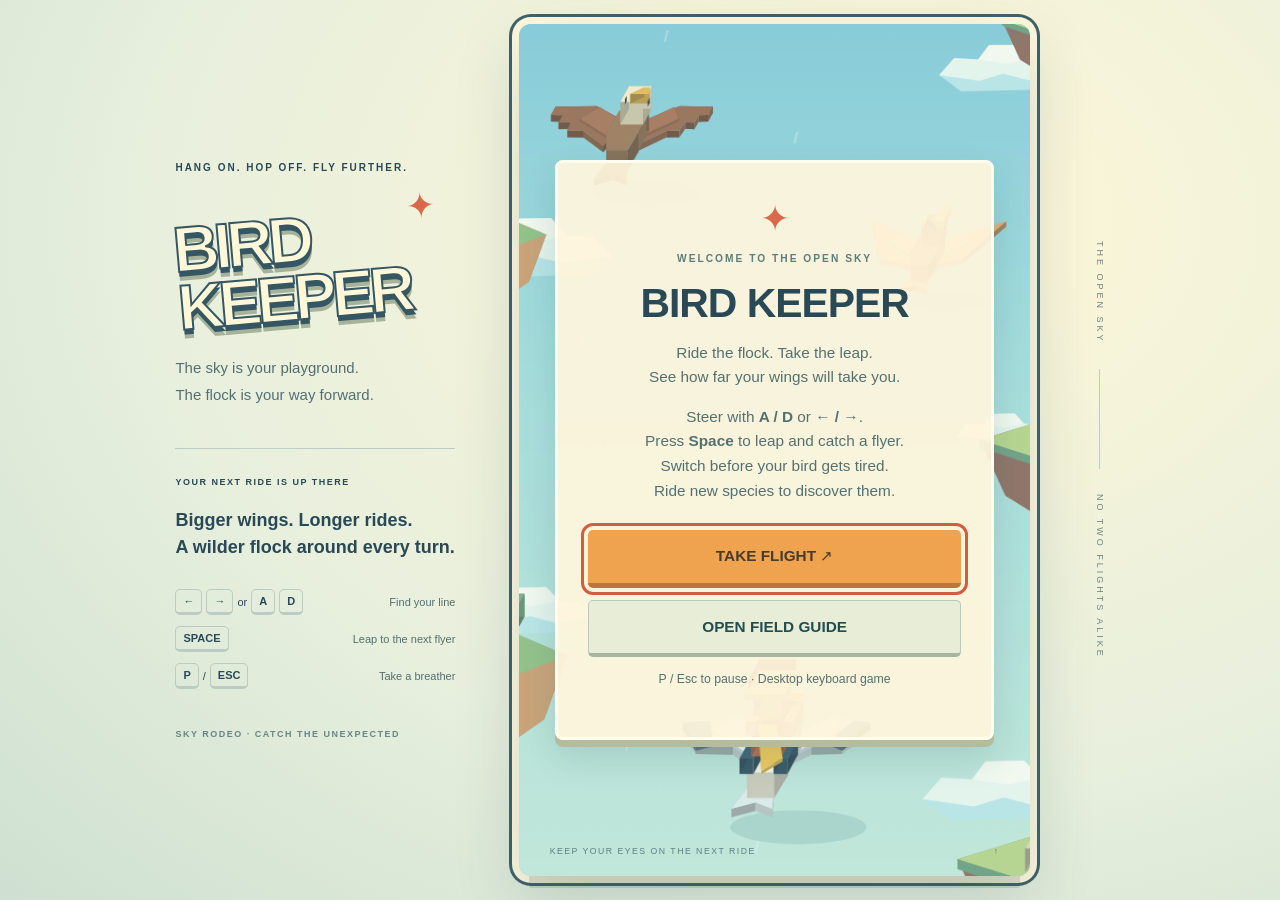
<file: index.html>
<!doctype html>
<html lang="en">
<head>
  <meta charset="utf-8">
  <meta name="viewport" content="width=device-width, initial-scale=1">
  <meta name="theme-color" content="#b8dfea">
  <title>Bird Keeper · Sky Rodeo</title>
  <link rel="stylesheet" href="styles.css">
</head>
<body>
  <main class="layout">
    <aside class="intro">
      <p class="eyebrow">HANG ON. HOP OFF. FLY FURTHER.</p>
      <h1>bird<br>keeper<span>✦</span></h1>
      <p class="subtitle">The sky is your playground.<br>The flock is your way forward.</p>
      <div class="flight-note"><span>YOUR NEXT RIDE IS UP THERE</span><p>Bigger wings. Longer rides.<br>A wilder flock around every turn.</p></div>
      <div class="keys"><p><kbd>←</kbd> <kbd>→</kbd> or <kbd>A</kbd> <kbd>D</kbd><span>Find your line</span></p><p><kbd>SPACE</kbd><span>Leap to the next flyer</span></p><p><kbd>P</kbd> / <kbd>ESC</kbd><span>Take a breather</span></p></div>
      <p class="edition">SKY RODEO · CATCH THE UNEXPECTED</p>
    </aside>
    <section id="game" class="game" tabindex="0" aria-label="Bird Keeper game. Steer with arrow keys or A and D. Jump with Space. Pause with P or Escape.">
      <canvas id="sky" width="540" height="900" aria-label="Sky corridor with catchable flying creatures"></canvas>
      <div id="hud" class="hud" hidden>
        <div class="hud-top"><div><span class="eyebrow">DISTANCE</span><strong id="distance">0 <small>m</small></strong></div><button id="pause" class="icon-button" aria-label="Pause game">Ⅱ</button></div>
        <div class="ride-row"><span id="mount">Gull</span><span id="timer-label">5.0 s</span></div>
        <div class="timer-track"><div id="timer"></div></div>
        <div class="hud-bottom"><span id="discoveries">0 / 4 discovered</span><span>SPACE TO LEAP</span></div>
        <div id="speed" class="speed-label">18 m/s · OPEN SKY</div>
      </div>
      <div id="toast" class="toast" role="status" hidden></div>
      <div id="overlay" class="overlay"></div>
      <div class="stage-footer">KEEP YOUR EYES ON THE NEXT RIDE <span>↑</span></div>
    </section>
    <aside class="margin-note"><span>THE OPEN SKY</span><div class="vertical-line"></div><span>NO TWO FLIGHTS ALIKE</span></aside>
  </main>
  <script type="module" src="src/main.js"></script>
</body>
</html>
</file>
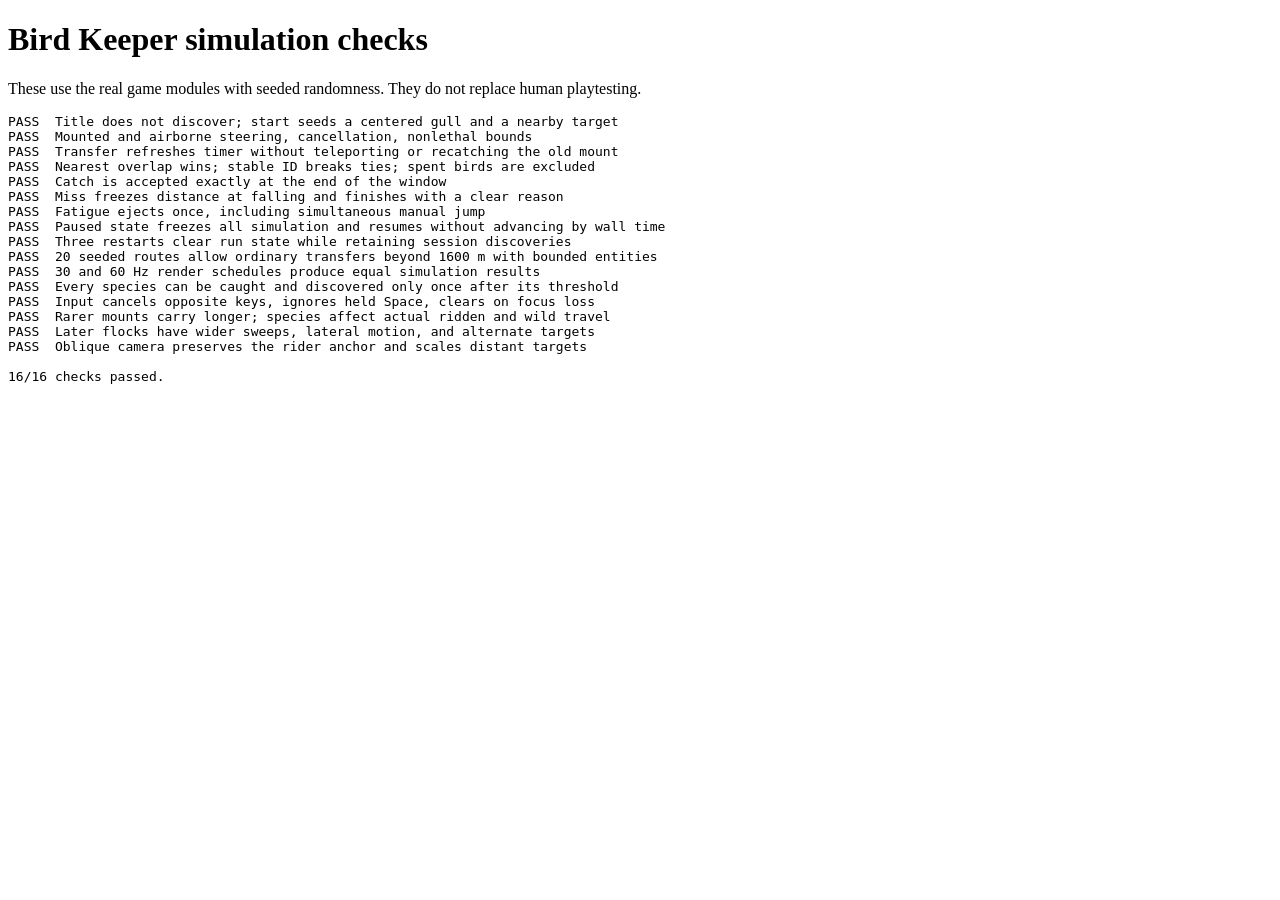
<file: tests/index.html>
<!doctype html>
<html lang="en"><head><meta charset="utf-8"><title>Bird Keeper checks</title></head>
<body><h1>Bird Keeper simulation checks</h1><p>These use the real game modules with seeded randomness. They do not replace human playtesting.</p><pre id="results">Running…</pre><script type="module" src="simulation.js"></script></body></html>
</file>
<file: styles.css>
:root { font-family: 'Avenir Next', Avenir, 'Segoe UI', sans-serif; color: #294957; background: #e7efdd; font-synthesis: none; }
* { box-sizing: border-box; }
body { margin: 0; background: radial-gradient(ellipse at 70% 25%, #fff7d7 0, #e7efdd 60%, #cee0d1 100%); }
button { font: inherit; cursor: pointer; }
button:focus-visible, .game:focus-visible { outline: 3px solid #d45c40; outline-offset: 4px; }
[hidden] { display: none !important; }
.layout { min-height: 100svh; display: flex; align-items: center; justify-content: center; gap: clamp(24px, 5vw, 88px); padding: 24px; }
.intro { width: 280px; }
.eyebrow { font-size: 10px; font-weight: 800; letter-spacing: 2px; }
h1 { font-family: 'Arial Black', 'Avenir Next', sans-serif; font-size: 64px; line-height: .91; letter-spacing: -5px; font-weight: 1000; text-transform: uppercase; margin: 36px 0 28px; position: relative; transform: rotate(-5deg); color: #fff7d7; -webkit-text-stroke: 2px #355663; text-shadow: 0 5px 0 #355663, 0 9px 0 #a6b39a; }
h1 span { position: absolute; top: -10px; right: 20px; -webkit-text-stroke: 0; text-shadow: none; font-size: 35px; color: #d9684c; vertical-align: top; margin-left: 5px; }
.subtitle { font-size: 15px; line-height: 1.8; color: #536f73; }
.flight-note { border-top: 1px solid #becdc5; margin-top: 40px; padding-top: 22px; }
.flight-note > span, .edition { font-size: 9px; letter-spacing: 1.5px; font-weight: 700; }
.flight-note p { font-size: 18px; font-weight: 800; line-height: 1.5; }
.keys { margin: 28px 0 40px; font-size: 11px; }
.keys p { display: flex; align-items: center; gap: 4px; }
.keys span { margin-left: auto; color: #536f73; }
kbd { font: inherit; font-weight: 700; border: 1px solid #bdcbc5; border-bottom-width: 3px; padding: 5px 7px; border-radius: 5px; }
.edition { color: #6a8584; }
.game { position: relative; flex-shrink: 0; width: min(540px, calc((100svh - 48px) * .6), calc(100vw - 32px)); aspect-ratio: 3 / 5; overflow: hidden; border-radius: 12px; background: #a6d8e8; box-shadow: 0 22px 0 -10px #405f592b, 0 24px 65px #204d5330, 0 0 0 7px #fff8de, 0 0 0 10px #41616a; container-type: inline-size; }
canvas { display: block; width: 100%; height: 100%; }
.hud { position: absolute; top: 0; inset-inline: 0; padding: 6cqw; pointer-events: none; }
.hud-top { display: flex; justify-content: space-between; align-items: start; }
.hud-top .eyebrow { font-size: 2cqw; display: block; }
.hud strong { display: block; font-size: 9cqw; line-height: 1.2; letter-spacing: -2px; }
.hud small { font-size: 3cqw; letter-spacing: 0; }
.icon-button { pointer-events: auto; width: 9cqw; height: 9cqw; border: 1px solid #173e4930; border-radius: 50%; color: #173e49; background: #ffffff70; font-size: 4cqw; }
.ride-row { display: flex; justify-content: space-between; margin-top: 4cqw; font-size: 2.8cqw; font-weight: 700; }
.timer-track { height: 1.4cqw; background: #fff8; border-radius: 10px; overflow: hidden; margin-top: 1.5cqw; }
#timer { background: #257c73; height: 100%; width: 100%; }
.hud-bottom { display: flex; justify-content: space-between; font-size: 1.9cqw; letter-spacing: .7px; margin-top: 2cqw; }
.toast { position: absolute; top: 43cqw; left: 50%; transform: translateX(-50%); white-space: nowrap; padding: 2cqw 4cqw; background: #fff9e9; border-radius: 30px; font-size: 2.8cqw; box-shadow: 0 4px 18px #173e4915; }
.overlay { position: absolute; inset: 0; display: flex; align-items: center; justify-content: center; padding: 7cqw; background: #a4d8e52b; }
.panel { width: 100%; padding: 7cqw 6cqw; text-align: center; background: #fff6ddec; border: 3px solid #fffdf0; border-radius: 8px; box-shadow: 0 7px 0 #b4bc9b, 0 16px 35px #1c55552a; }
.panel .eyebrow { font-size: 2cqw; color: #5b7d7c; }
.panel h2 { font-family: 'Arial Black', 'Avenir Next', sans-serif; text-transform: uppercase; font-size: 8cqw; line-height: 1.05; font-weight: 1000; letter-spacing: -1px; margin: 3cqw 0; }
.panel p { font-size: 3cqw; line-height: 1.6; color: #547171; }
.panel .badge { font-size: 7cqw; color: #d9684c; }
.button { width: 100%; border: 0; border-radius: 5px; padding: 3.4cqw; margin-top: 2.3cqw; font-weight: 700; font-size: 3cqw; background: #efa34e; color: #493b2c; border-bottom: 5px solid #bf743d; text-transform: uppercase; }
.button:hover { background: #ffc568; transform: translateY(-1px); }
.button.secondary { color: #204e51; background: #e7edd7; border: 1px solid #b9cbc1; border-bottom: 4px solid #a7b5a0; }
.panel .fine { font-size: 2.4cqw; }
.stage-footer { position: absolute; bottom: 4cqw; left: 6cqw; right: 6cqw; font-size: 1.7cqw; letter-spacing: 1.5px; opacity: .65; pointer-events: none; }
.stage-footer span { float: right; }
.guide { display: grid; gap: 2.5cqw; text-align: left; margin: 4cqw 0; }
.guide-entry { display: flex; align-items: center; gap: 3cqw; border-bottom: 1px solid #d4ded2; padding-bottom: 2.5cqw; }
.guide-entry canvas { width: 16cqw; height: 12cqw; }
.guide-entry strong { font-size: 3cqw; }
.guide-entry p { font-size: 2.4cqw; line-height: 1.4; margin: 1cqw 0 0; }
.result { font-size: 15cqw; font-weight: 800; letter-spacing: -3px; }
.result small { font-size: 4cqw; letter-spacing: 0; }
.margin-note { display: flex; align-items: center; gap: 25px; writing-mode: vertical-rl; font-size: 9px; letter-spacing: 3px; color: #6a8584; }
.vertical-line { height: 100px; width: 1px; background: #bdcdc5; }
@media (max-width: 900px) { .margin-note { display: none; } .intro { width: 240px; } h1 { font-size: 54px; } .layout { gap: 30px; } }
@media (max-width: 680px) { .intro { display: none; } .layout { padding: 16px; min-height: 100svh; } .game { width: min(540px, calc((100svh - 32px) * .6), calc(100vw - 32px)); } }

.speed-label { margin-top: 2cqw; font-size: 2.1cqw; font-weight: 800; letter-spacing: 1px; color: #285667; }
</file>
